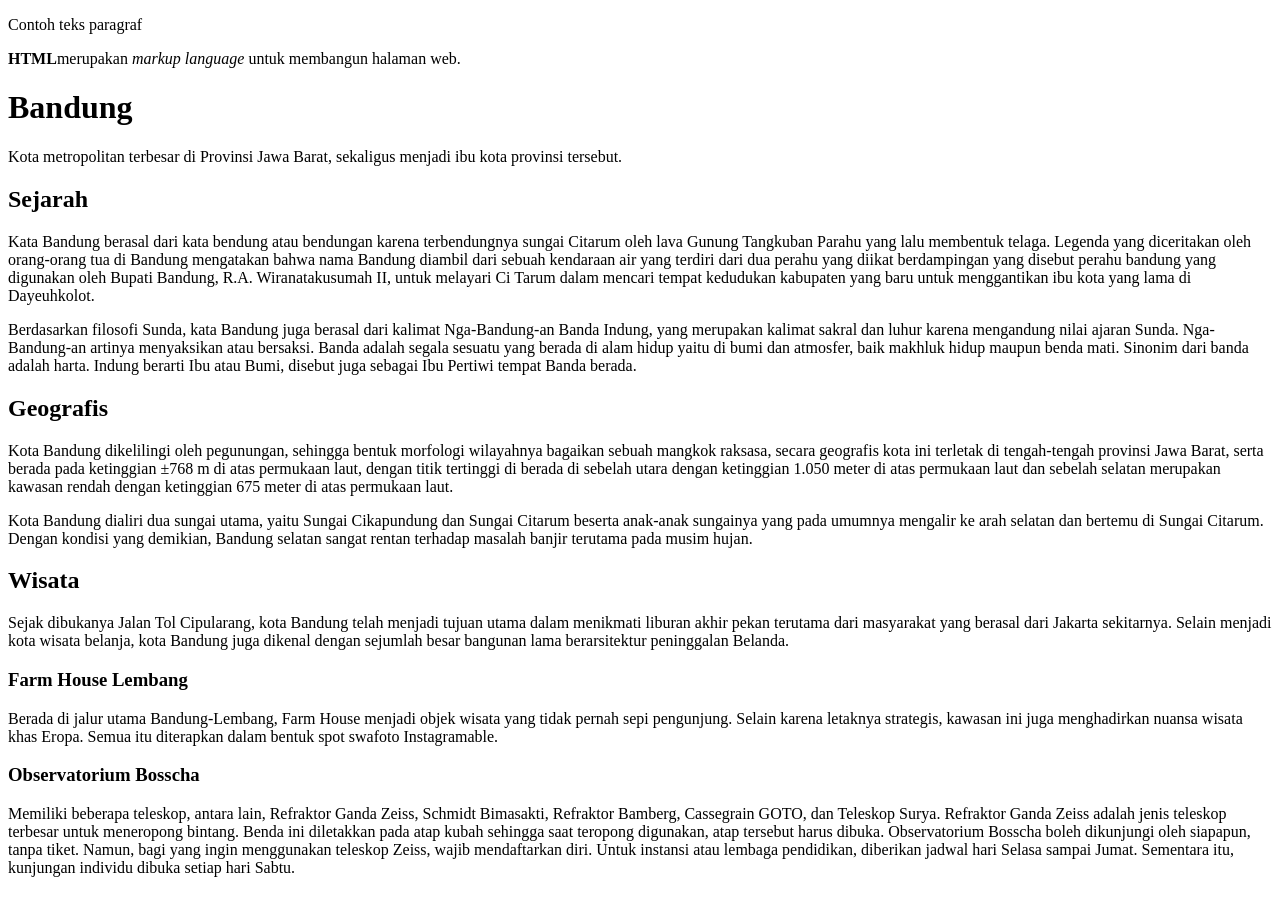
<file: Web/index.html>
<!DOCTYPE html>
<html lang="en">
  <head>
    <meta charset="utf-8">
    <title>Halaman Profil Bandung</title>
    <p>Contoh teks paragraf</p>
    <p><strong>HTML</strong>merupakan <i>markup language </i>untuk membangun halaman web.</p>
  </head>
  <body>
    <h1>Bandung</h1>
    <p>
      Kota metropolitan terbesar di Provinsi Jawa Barat, sekaligus menjadi ibu
      kota provinsi tersebut.
    </p>
 
 
    <h2>Sejarah</h2>
    <p>
      Kata Bandung berasal dari kata bendung atau bendungan karena terbendungnya
      sungai Citarum oleh lava Gunung Tangkuban Parahu yang lalu membentuk
      telaga. Legenda yang diceritakan oleh orang-orang tua di Bandung
      mengatakan bahwa nama Bandung diambil dari sebuah kendaraan air yang
      terdiri dari dua perahu yang diikat berdampingan yang disebut perahu
      bandung yang digunakan oleh Bupati Bandung, R.A. Wiranatakusumah II, untuk
      melayari Ci Tarum dalam mencari tempat kedudukan kabupaten yang baru untuk
      menggantikan ibu kota yang lama di Dayeuhkolot.
    </p>
    <p>
      Berdasarkan filosofi Sunda, kata Bandung juga berasal dari kalimat
      Nga-Bandung-an Banda Indung, yang merupakan kalimat sakral dan luhur
      karena mengandung nilai ajaran Sunda. Nga-Bandung-an artinya menyaksikan
      atau bersaksi. Banda adalah segala sesuatu yang berada di alam hidup yaitu
      di bumi dan atmosfer, baik makhluk hidup maupun benda mati. Sinonim dari
      banda adalah harta. Indung berarti Ibu atau Bumi, disebut juga sebagai Ibu
      Pertiwi tempat Banda berada.
    </p>
 
 
    <h2>Geografis</h2>
    <p>
      Kota Bandung dikelilingi oleh pegunungan, sehingga bentuk morfologi
      wilayahnya bagaikan sebuah mangkok raksasa, secara geografis kota ini
      terletak di tengah-tengah provinsi Jawa Barat, serta berada pada
      ketinggian ±768 m di atas permukaan laut, dengan titik tertinggi di berada
      di sebelah utara dengan ketinggian 1.050 meter di atas permukaan laut dan
      sebelah selatan merupakan kawasan rendah dengan ketinggian 675 meter di
      atas permukaan laut.
    </p>
    <p>
      Kota Bandung dialiri dua sungai utama, yaitu Sungai Cikapundung dan Sungai
      Citarum beserta anak-anak sungainya yang pada umumnya mengalir ke arah
      selatan dan bertemu di Sungai Citarum. Dengan kondisi yang demikian,
      Bandung selatan sangat rentan terhadap masalah banjir terutama pada musim
      hujan.
    </p>
 
 
    <h2>Wisata</h2>
    <p>
      Sejak dibukanya Jalan Tol Cipularang, kota Bandung telah menjadi tujuan
      utama dalam menikmati liburan akhir pekan terutama dari masyarakat yang
      berasal dari Jakarta sekitarnya. Selain menjadi kota wisata belanja, kota
      Bandung juga dikenal dengan sejumlah besar bangunan lama berarsitektur
      peninggalan Belanda.
    </p>
 
    <h3>Farm House Lembang</h3>
    <p>
      Berada di jalur utama Bandung-Lembang, Farm House menjadi objek wisata
      yang tidak pernah sepi pengunjung. Selain karena letaknya strategis,
      kawasan ini juga menghadirkan nuansa wisata khas Eropa. Semua itu
      diterapkan dalam bentuk spot swafoto Instagramable.
    </p>
 
    <h3>Observatorium Bosscha</h3>
    <p>
      Memiliki beberapa teleskop, antara lain, Refraktor Ganda Zeiss, Schmidt
      Bimasakti, Refraktor Bamberg, Cassegrain GOTO, dan Teleskop Surya.
      Refraktor Ganda Zeiss adalah jenis teleskop terbesar untuk meneropong
      bintang. Benda ini diletakkan pada atap kubah sehingga saat teropong
      digunakan, atap tersebut harus dibuka. Observatorium Bosscha boleh
      dikunjungi oleh siapapun, tanpa tiket. Namun, bagi yang ingin menggunakan
      teleskop Zeiss, wajib mendaftarkan diri. Untuk instansi atau lembaga
      pendidikan, diberikan jadwal hari Selasa sampai Jumat. Sementara itu,
      kunjungan individu dibuka setiap hari Sabtu.
    </p>
  </body>
</html>
</file>
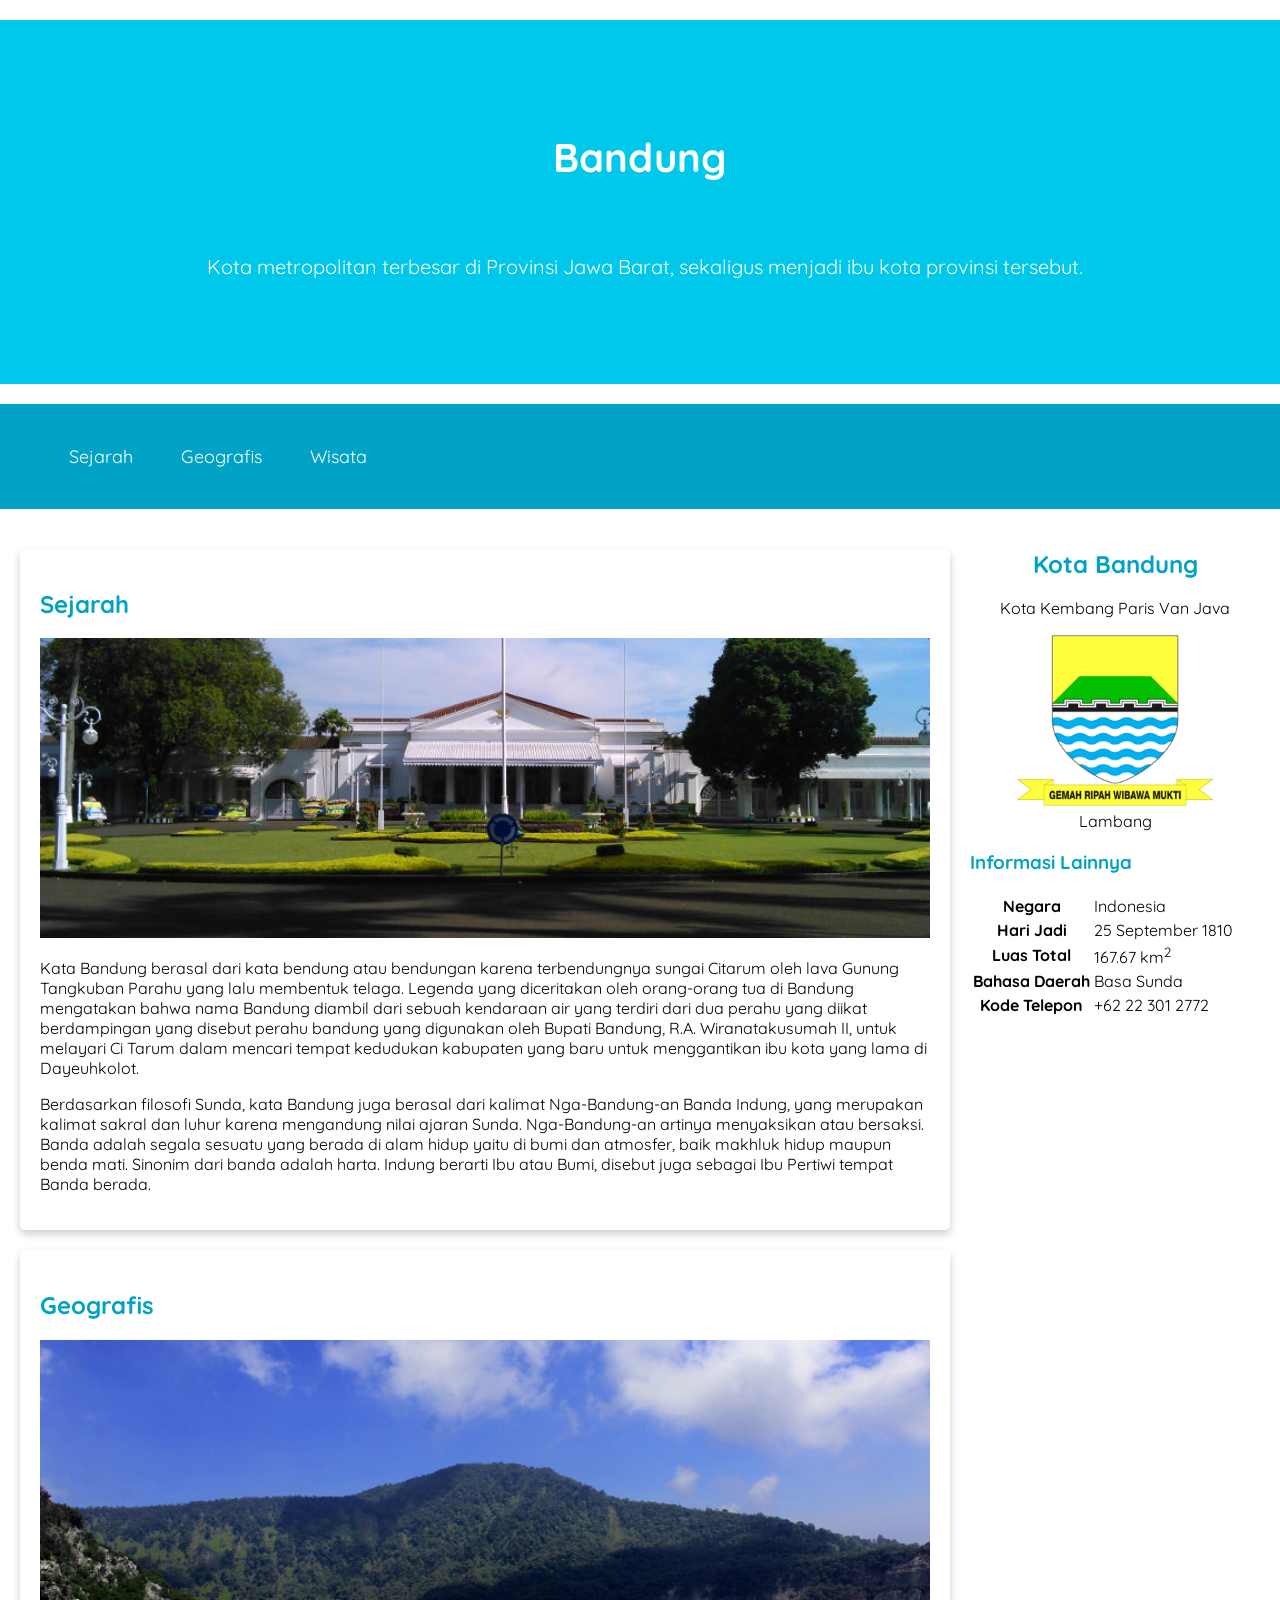
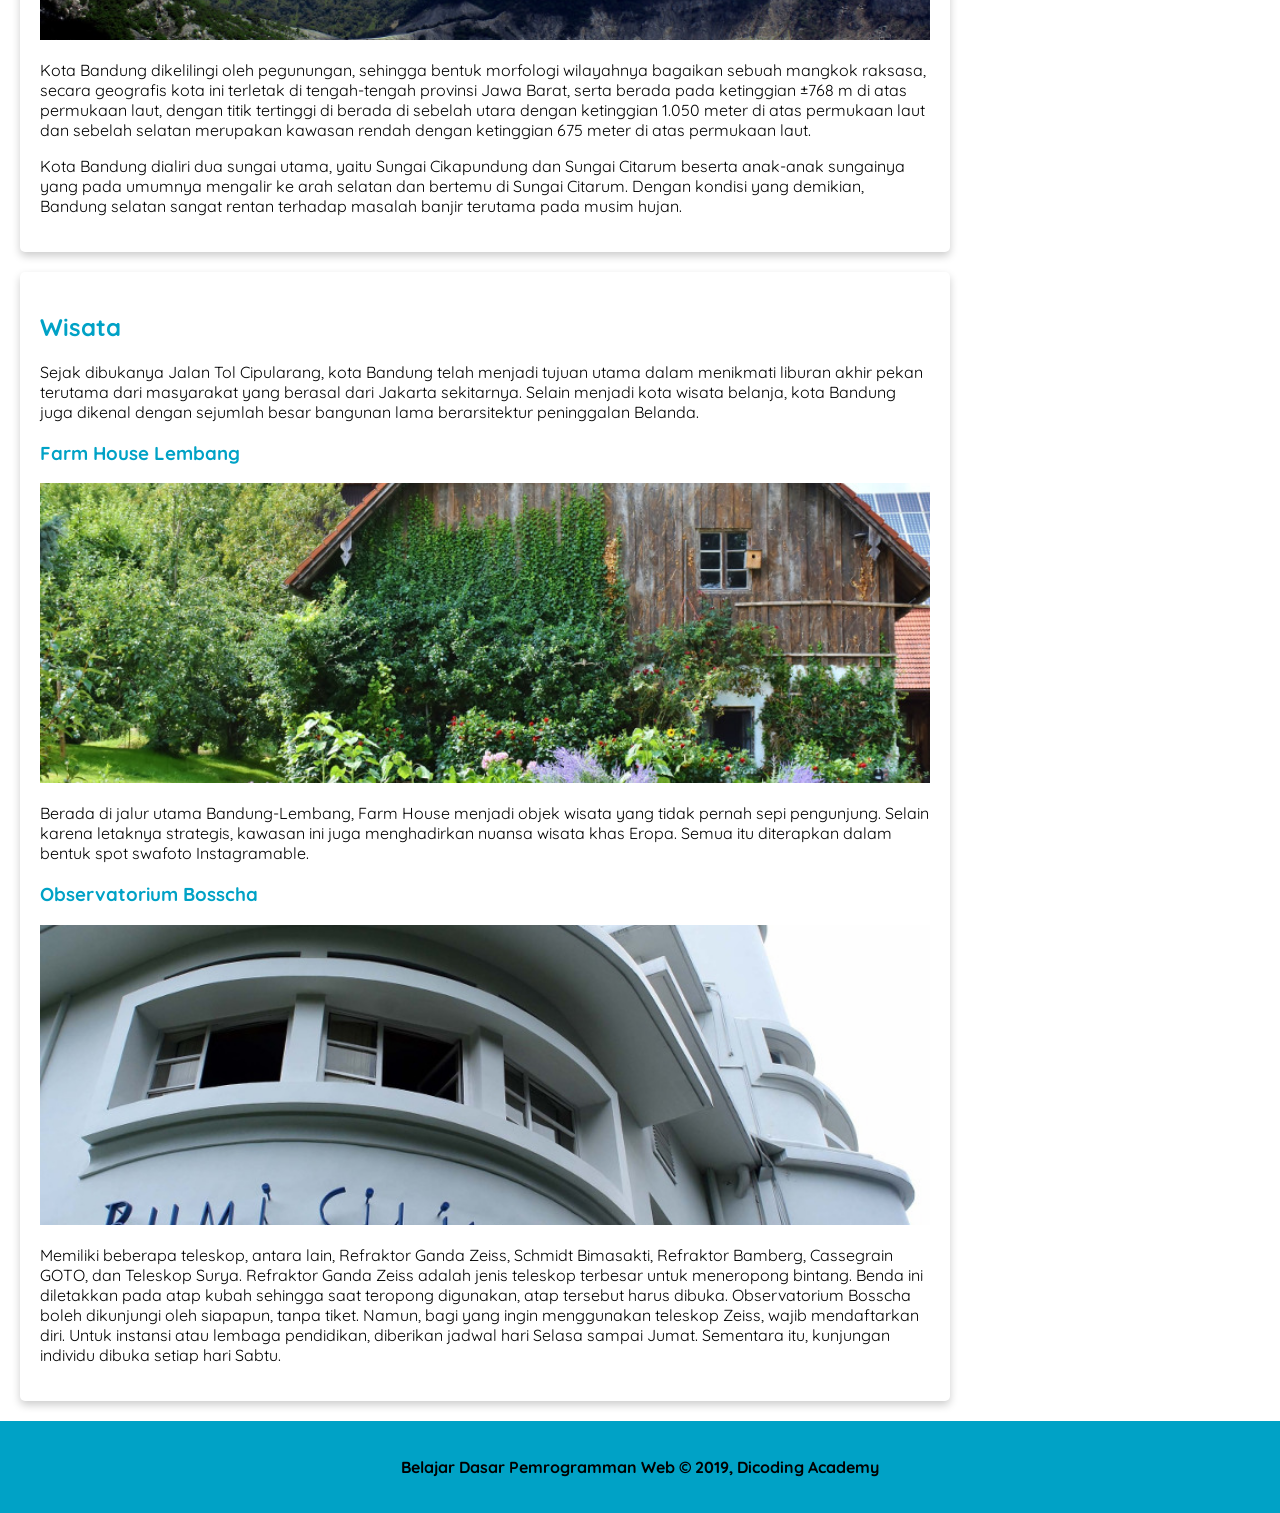
<file: Web/bandung.html>
<!DOCTYPE html>
<html lang="id">
  <head>
    <meta charset="utf-8" />
    <meta name="viewport" content="width=device-width, initial-scale=1.0" />
    <title>Halaman Profil Bandung</title>
    <link rel="stylesheet" href="assets/style/style.css" />

    <link rel="preconnect" href="https://fonts.googleapis.com">
    <link rel="preconnect" href="https://fonts.gstatic.com" crossorigin>
    <link href="https://fonts.googleapis.com/css2?family=Quicksand:wght@300..700&display=swap"      rel="stylesheet">
  </head>

  <body>
    <header>
        <div class="jumbotron">
          <h1>Bandung</h1>
          <p>
            Kota metropolitan terbesar di Provinsi Jawa Barat, sekaligus menjadi ibu kota provinsi tersebut.
          </p>
        </div>
        <nav>
          <ul>
            <li><a href="#sejarah">Sejarah</a></li>
            <li><a href="#geografis">Geografis</a></li>
            <li><a href="#wisata">Wisata</a></li>
          </ul>
        </nav>
      </header>

    <main>
      <div id="content">

        <!-- ✅ Article: Sejarah -->
        <article id="sejarah" class="cards">
          <h2>Sejarah</h2>
          <img src="assets/images/history.jpg" alt="Sejarah Bandung" class="featured-image" />
          <p>
            Kata Bandung berasal dari kata bendung atau bendungan karena terbendungnya sungai Citarum oleh
            lava Gunung Tangkuban Parahu yang lalu membentuk telaga. Legenda yang diceritakan oleh
            orang-orang tua di Bandung mengatakan bahwa nama Bandung diambil dari sebuah kendaraan air
            yang terdiri dari dua perahu yang diikat berdampingan yang disebut perahu bandung yang
            digunakan oleh Bupati Bandung, R.A. Wiranatakusumah II, untuk melayari Ci Tarum dalam mencari
            tempat kedudukan kabupaten yang baru untuk menggantikan ibu kota yang lama di Dayeuhkolot.
          </p>
          <p>
            Berdasarkan filosofi Sunda, kata Bandung juga berasal dari kalimat Nga-Bandung-an Banda
            Indung, yang merupakan kalimat sakral dan luhur karena mengandung nilai ajaran Sunda.
            Nga-Bandung-an artinya menyaksikan atau bersaksi. Banda adalah segala sesuatu yang berada di
            alam hidup yaitu di bumi dan atmosfer, baik makhluk hidup maupun benda mati. Sinonim dari
            banda adalah harta. Indung berarti Ibu atau Bumi, disebut juga sebagai Ibu Pertiwi tempat
            Banda berada.
          </p>
        </article>

        <!-- ✅ Article: Geografis -->
        <article id="geografis" class="cards">
          <h2>Geografis</h2>
          <img src="assets/images/geografis.jpg" alt="Geografis" class="featured-image" />
          <p>
            Kota Bandung dikelilingi oleh pegunungan, sehingga bentuk morfologi wilayahnya bagaikan sebuah
            mangkok raksasa, secara geografis kota ini terletak di tengah-tengah provinsi Jawa Barat,
            serta berada pada ketinggian ±768 m di atas permukaan laut, dengan titik tertinggi di berada
            di sebelah utara dengan ketinggian 1.050 meter di atas permukaan laut dan sebelah selatan
            merupakan kawasan rendah dengan ketinggian 675 meter di atas permukaan laut.
          </p>
          <p>
            Kota Bandung dialiri dua sungai utama, yaitu Sungai Cikapundung dan Sungai Citarum beserta
            anak-anak sungainya yang pada umumnya mengalir ke arah selatan dan bertemu di Sungai Citarum.
            Dengan kondisi yang demikian, Bandung selatan sangat rentan terhadap masalah banjir terutama
            pada musim hujan.
          </p>
        </article>

        <!-- ✅ Article: Wisata -->
        <article id="wisata" class="cards">
          <h2>Wisata</h2>
          <p>
            Sejak dibukanya Jalan Tol Cipularang, kota Bandung telah menjadi tujuan utama dalam menikmati
            liburan akhir pekan terutama dari masyarakat yang berasal dari Jakarta sekitarnya. Selain
            menjadi kota wisata belanja, kota Bandung juga dikenal dengan sejumlah besar bangunan lama
            berarsitektur peninggalan Belanda.
          </p>

          <section>
            <h3>Farm House Lembang</h3>
            <img src="assets/images/farm-house.jpg" alt="Farm House lembang" class="featured-image" />
            <p>
              Berada di jalur utama Bandung-Lembang, Farm House menjadi objek wisata yang tidak pernah sepi
              pengunjung. Selain karena letaknya strategis, kawasan ini juga menghadirkan nuansa wisata khas
              Eropa. Semua itu diterapkan dalam bentuk spot swafoto Instagramable.
            </p>
          </section>

          <section>
            <h3>Observatorium Bosscha</h3>
            <img src="assets/images/bosscha.jpg" alt="Observatorium Bosscha" class="featured-image" />
            <p>
              Memiliki beberapa teleskop, antara lain, Refraktor Ganda Zeiss, Schmidt Bimasakti, Refraktor
              Bamberg, Cassegrain GOTO, dan Teleskop Surya. Refraktor Ganda Zeiss adalah jenis teleskop
              terbesar untuk meneropong bintang. Benda ini diletakkan pada atap kubah sehingga saat teropong
              digunakan, atap tersebut harus dibuka. Observatorium Bosscha boleh dikunjungi oleh siapapun,
              tanpa tiket. Namun, bagi yang ingin menggunakan teleskop Zeiss, wajib mendaftarkan diri. Untuk
              instansi atau lembaga pendidikan, diberikan jadwal hari Selasa sampai Jumat. Sementara itu,
              kunjungan individu dibuka setiap hari Sabtu.
            </p>
          </section>
        </article>

      </div>

      <!-- ✅ Aside: Info Singkat Kota Bandung -->
      <aside>
        <article class="profile" >
          <header>
            <h2>Kota Bandung</h2>
            <p>Kota Kembang Paris Van Java</p>
            <figure>
              <img src="assets/images/Bandung_coa.png" alt="Lambang Kota Bandung" /> 
              <figcaption>Lambang</figcaption>
            </figure>
          </header>
          

          <section>
            <h3>Informasi Lainnya</h3>
            <table>
              <tr>
                <th>Negara</th>
                <td>Indonesia</td>
              </tr>
              <tr>
                <th>Hari Jadi</th>
                <td>25 September 1810</td>
              </tr>
              <tr>
                <th>Luas Total</th>
                <td>167.67 km<sup>2</sup></td>
              </tr>
              <tr>
                <th>Bahasa Daerah</th>
                <td>Basa Sunda</td>
              </tr>
              <tr>
                <th>Kode Telepon</th>
                <td>+62 22 301 2772</td>
              </tr>
            </table>
          </section>
        </article>
      </aside>

    </main>

    <footer>
      <p>Belajar Dasar Pemrogramman Web &#169; 2019, Dicoding Academy</p>
    </footer>

  </body>
</html>
</file>
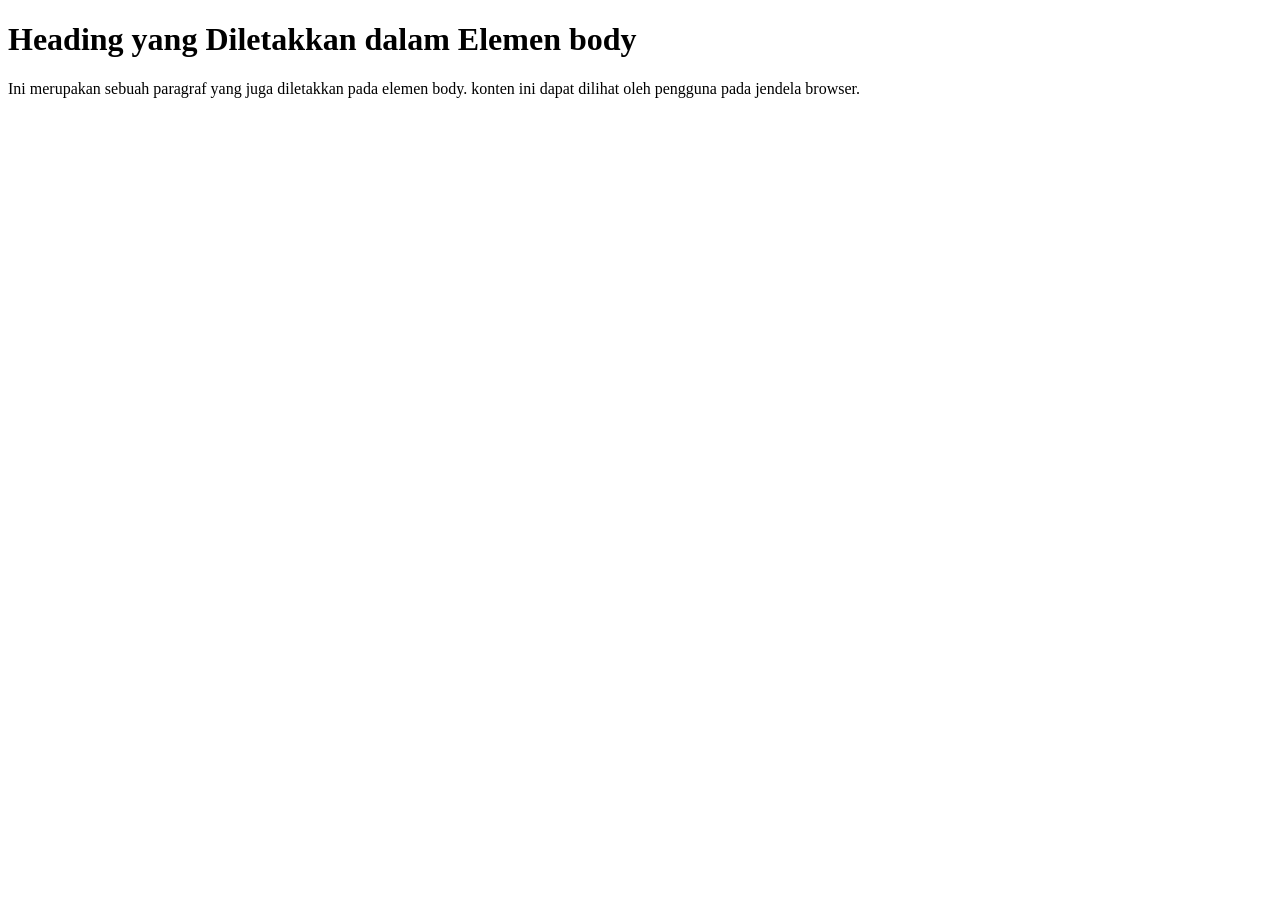
<file: Web/index2.html>
<!DOCTYPE html>
<html lang="en">
    <head>
        <title>Judul Dokomen HTML</title>
    </head>
    <body>
        <h1>Heading yang Diletakkan dalam Elemen body</h1>
        <p>Ini merupakan sebuah paragraf yang juga diletakkan pada elemen body. konten ini dapat dilihat oleh pengguna pada jendela browser.</p>
    </body>
</html>

<!-- Ini merupakan sebuah komentar -->
<!-- Ini merupakan
    sebuah komentar yang
    terdiri lebih dari satu baris -->
</file>
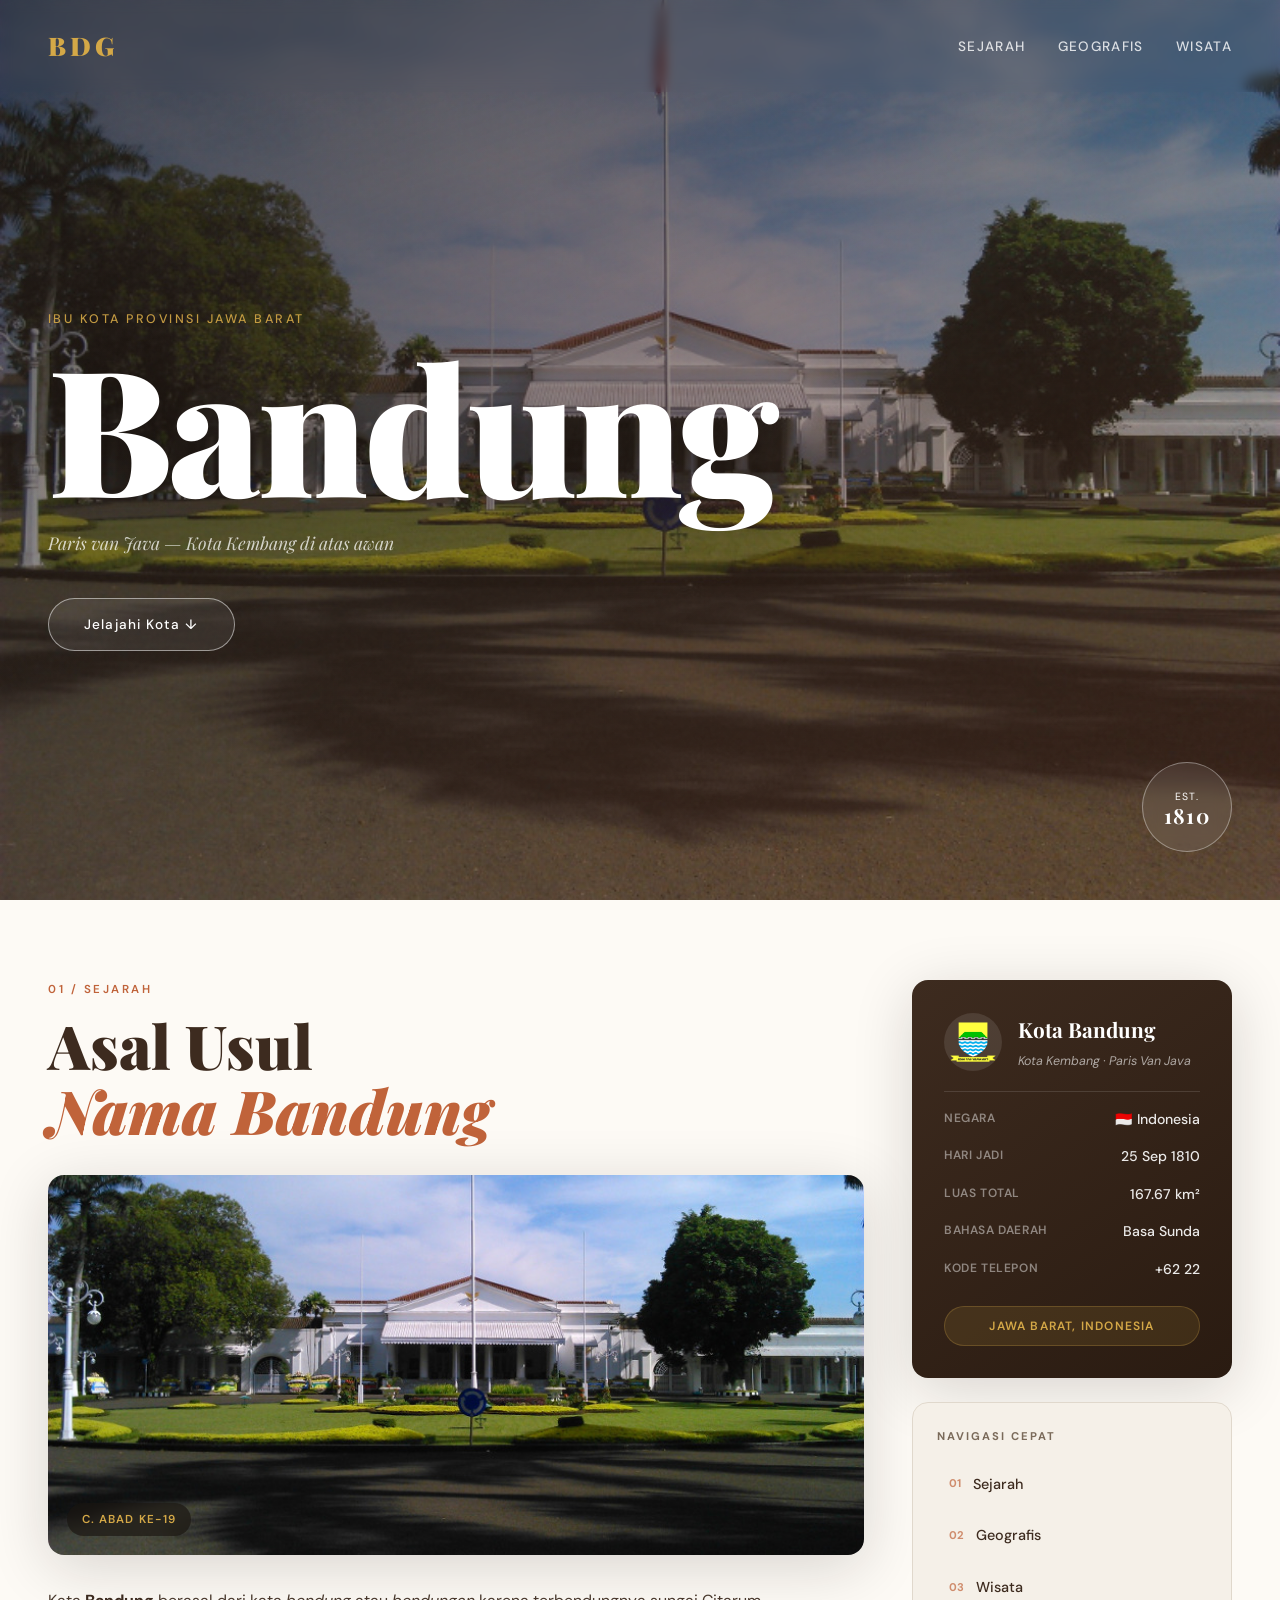
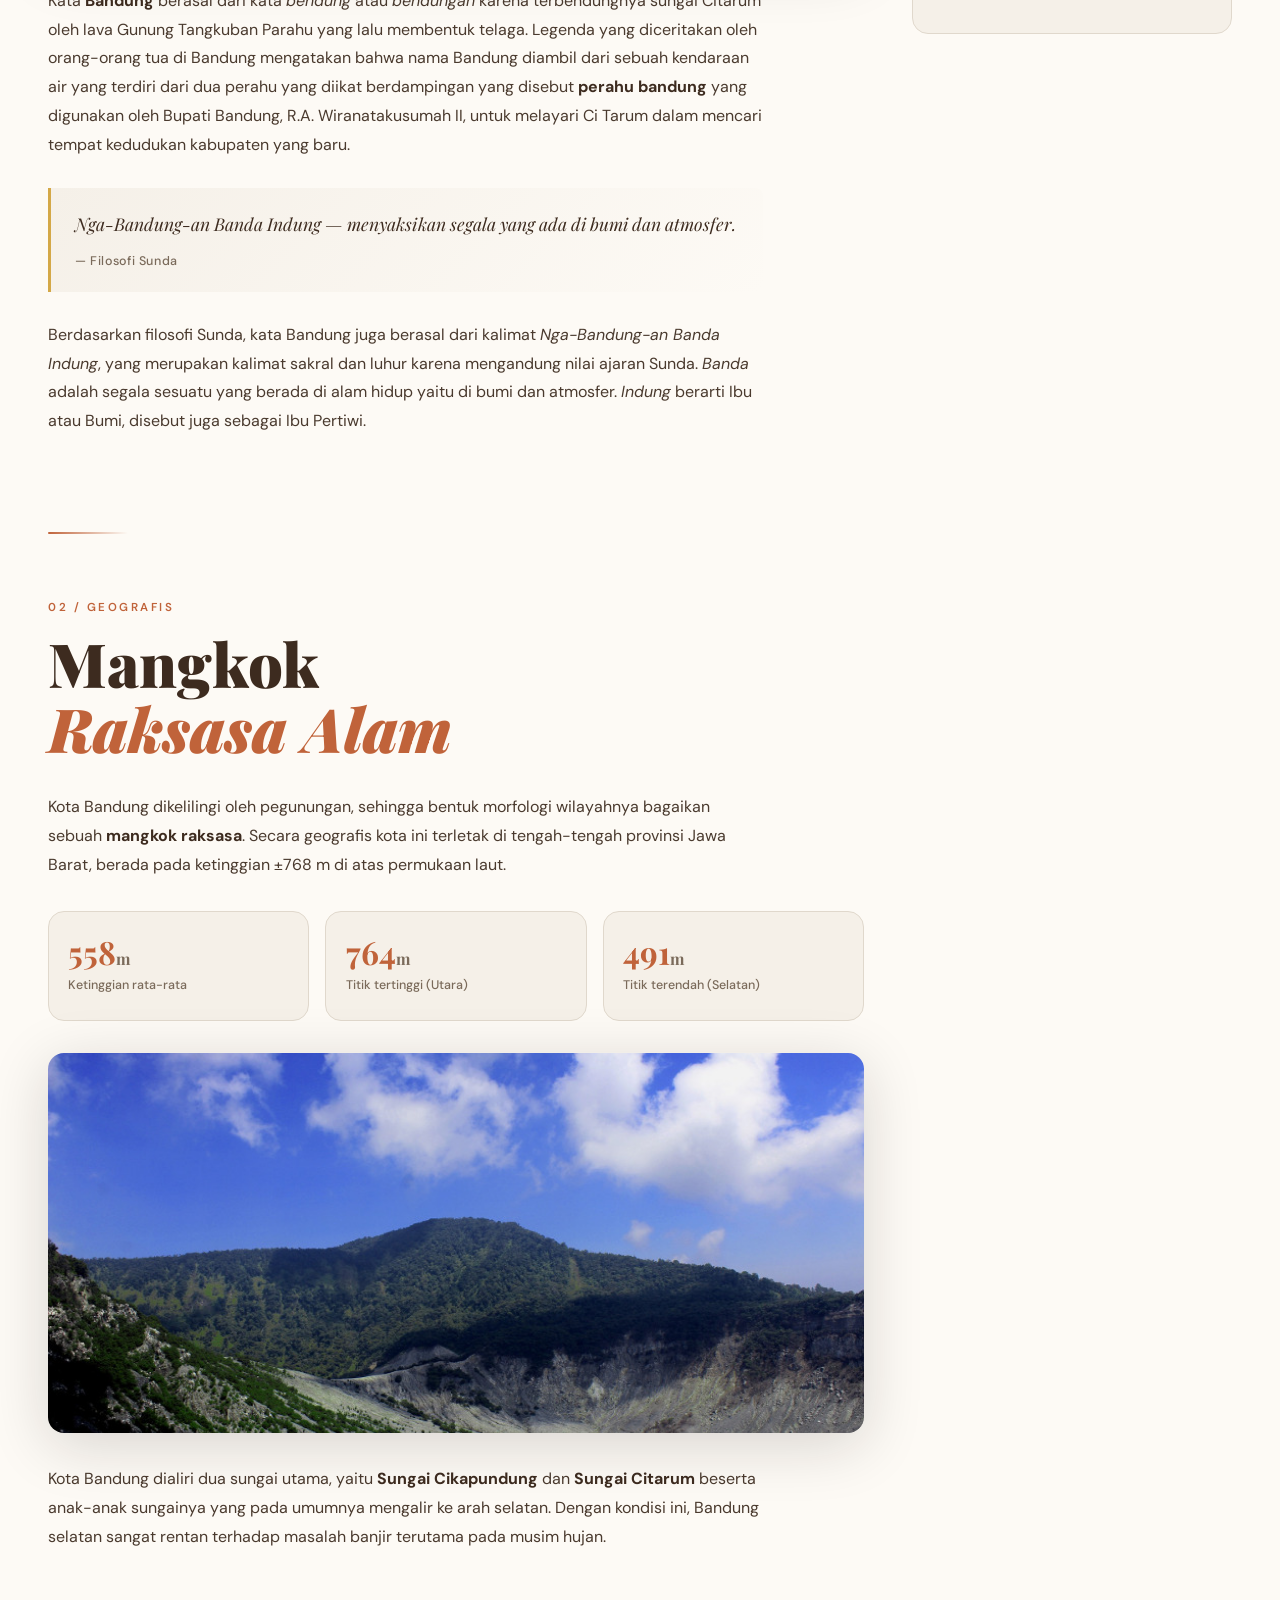
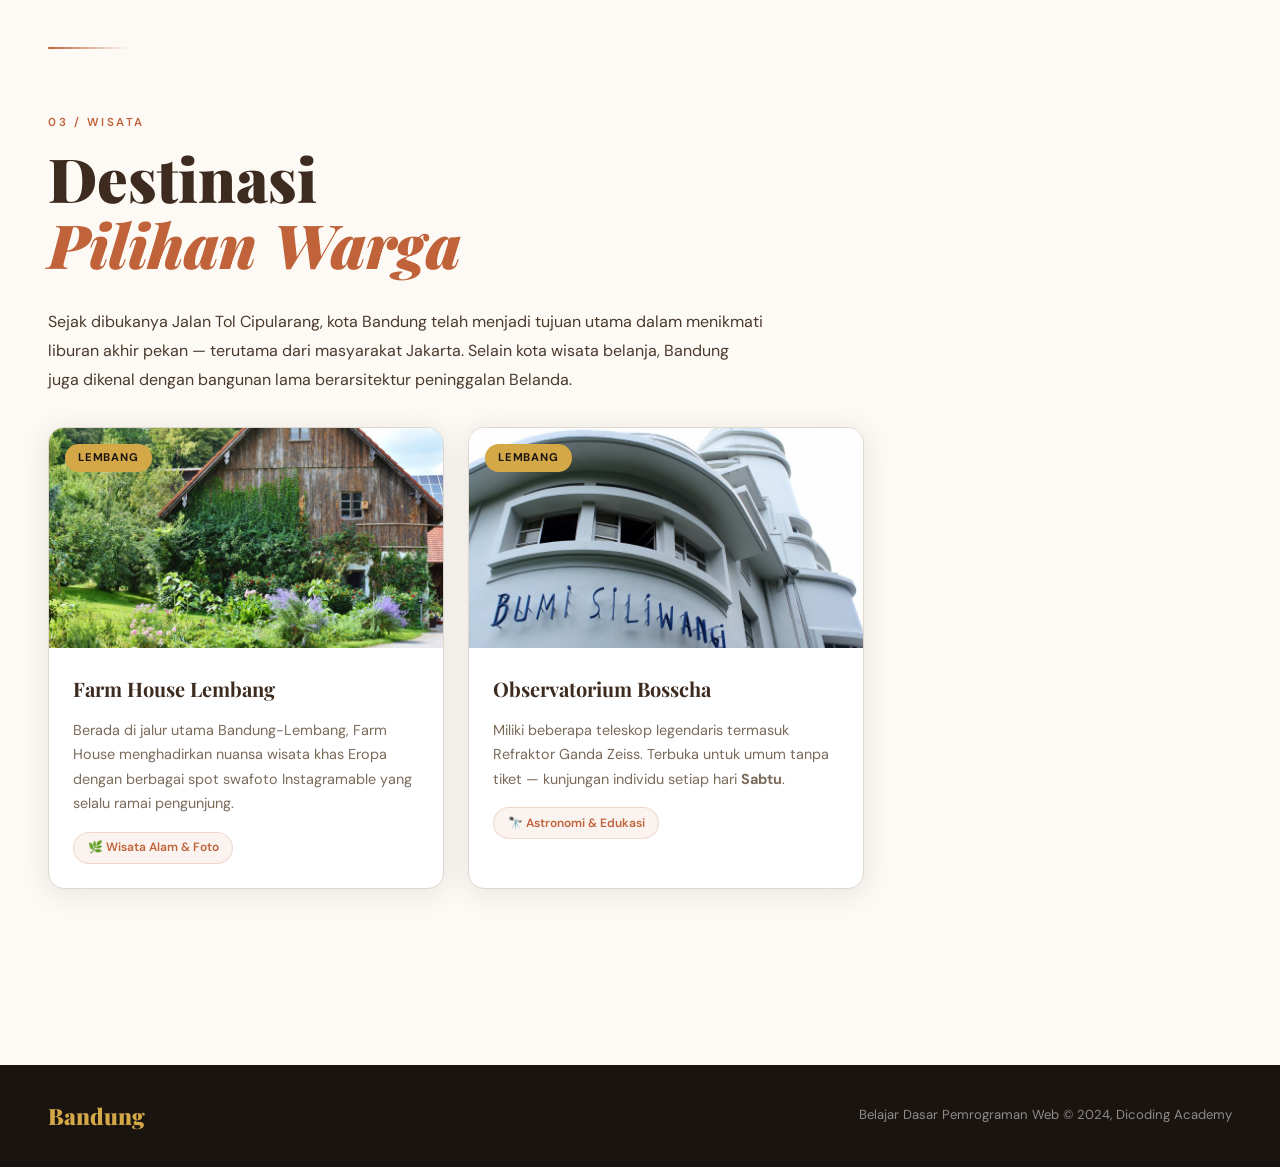
<file: Web/modern.html>
<!DOCTYPE html>
<html lang="id">
  <head>
    <meta charset="utf-8" />
    <meta name="viewport" content="width=device-width, initial-scale=1.0" />
    <title>Bandung — Paris Van Java</title>
    <link rel="stylesheet" href="style.css" />
    <link rel="preconnect" href="https://fonts.googleapis.com">
    <link rel="preconnect" href="https://fonts.gstatic.com" crossorigin>
    <link href="https://fonts.googleapis.com/css2?family=Playfair+Display:ital,wght@0,400;0,700;0,900;1,400&family=DM+Sans:wght@300;400;500&family=DM+Serif+Display&display=swap" rel="stylesheet">
  </head>

  <body>

    <!-- HERO -->
    <header class="hero">
      <div class="hero__overlay"></div>
      <div class="hero__noise"></div>
      <nav class="navbar">
        <span class="navbar__logo">BDG</span>
        <ul class="navbar__links">
          <li><a href="#sejarah">Sejarah</a></li>
          <li><a href="#geografis">Geografis</a></li>
          <li><a href="#wisata">Wisata</a></li>
        </ul>
      </nav>
      <div class="hero__content">
        <p class="hero__label">Ibu Kota Provinsi Jawa Barat</p>
        <h1 class="hero__title">Bandung</h1>
        <p class="hero__sub">Paris van Java — Kota Kembang di atas awan</p>
        <a href="#sejarah" class="hero__cta">Jelajahi Kota ↓</a>
      </div>
      <div class="hero__badge">
        <span>Est.</span>
        <strong>1810</strong>
      </div>
    </header>

    <!-- MAIN LAYOUT -->
    <main class="layout">

      <!-- CONTENT AREA -->
      <div class="content-area">

        <!-- SEJARAH -->
        <article id="sejarah" class="section reveal">
          <div class="section__label">01 / Sejarah</div>
          <h2 class="section__title">Asal Usul<br><em>Nama Bandung</em></h2>
          <div class="section__media">
            <img src="assets/images/history.jpg" alt="Sejarah Bandung" />
            <div class="section__media-tag">c. Abad ke-19</div>
          </div>
          <div class="section__body">
            <p>
              Kata <strong>Bandung</strong> berasal dari kata <em>bendung</em> atau <em>bendungan</em> karena terbendungnya sungai Citarum oleh lava Gunung Tangkuban Parahu yang lalu membentuk telaga. Legenda yang diceritakan oleh orang-orang tua di Bandung mengatakan bahwa nama Bandung diambil dari sebuah kendaraan air yang terdiri dari dua perahu yang diikat berdampingan yang disebut <strong>perahu bandung</strong> yang digunakan oleh Bupati Bandung, R.A. Wiranatakusumah II, untuk melayari Ci Tarum dalam mencari tempat kedudukan kabupaten yang baru.
            </p>
            <div class="blockquote">
              <p>Nga-Bandung-an Banda Indung — menyaksikan segala yang ada di bumi dan atmosfer.</p>
              <span>— Filosofi Sunda</span>
            </div>
            <p>
              Berdasarkan filosofi Sunda, kata Bandung juga berasal dari kalimat <em>Nga-Bandung-an Banda Indung</em>, yang merupakan kalimat sakral dan luhur karena mengandung nilai ajaran Sunda. <em>Banda</em> adalah segala sesuatu yang berada di alam hidup yaitu di bumi dan atmosfer. <em>Indung</em> berarti Ibu atau Bumi, disebut juga sebagai Ibu Pertiwi.
            </p>
          </div>
        </article>

        <div class="divider"></div>

        <!-- GEOGRAFIS -->
        <article id="geografis" class="section reveal">
          <div class="section__label">02 / Geografis</div>
          <h2 class="section__title">Mangkok<br><em>Raksasa Alam</em></h2>
          <div class="section__body">
            <p>
              Kota Bandung dikelilingi oleh pegunungan, sehingga bentuk morfologi wilayahnya bagaikan sebuah <strong>mangkok raksasa</strong>. Secara geografis kota ini terletak di tengah-tengah provinsi Jawa Barat, berada pada ketinggian ±768 m di atas permukaan laut.
            </p>
          </div>
          <div class="geo-stats">
            <div class="stat-card">
              <span class="stat-card__num">768<small>m</small></span>
              <span class="stat-card__label">Ketinggian rata-rata</span>
            </div>
            <div class="stat-card">
              <span class="stat-card__num">1.050<small>m</small></span>
              <span class="stat-card__label">Titik tertinggi (Utara)</span>
            </div>
            <div class="stat-card">
              <span class="stat-card__num">675<small>m</small></span>
              <span class="stat-card__label">Titik terendah (Selatan)</span>
            </div>
          </div>
          <div class="section__media section__media--right">
            <img src="assets/images/geografis.jpg" alt="Geografis Bandung" />
          </div>
          <div class="section__body">
            <p>
              Kota Bandung dialiri dua sungai utama, yaitu <strong>Sungai Cikapundung</strong> dan <strong>Sungai Citarum</strong> beserta anak-anak sungainya yang pada umumnya mengalir ke arah selatan. Dengan kondisi ini, Bandung selatan sangat rentan terhadap masalah banjir terutama pada musim hujan.
            </p>
          </div>
        </article>

        <div class="divider"></div>

        <!-- WISATA -->
        <article id="wisata" class="section reveal">
          <div class="section__label">03 / Wisata</div>
          <h2 class="section__title">Destinasi<br><em>Pilihan Warga</em></h2>
          <div class="section__body">
            <p>
              Sejak dibukanya Jalan Tol Cipularang, kota Bandung telah menjadi tujuan utama dalam menikmati liburan akhir pekan — terutama dari masyarakat Jakarta. Selain kota wisata belanja, Bandung juga dikenal dengan bangunan lama berarsitektur peninggalan Belanda.
            </p>
          </div>

          <div class="wisata-grid">
            <div class="wisata-card">
              <div class="wisata-card__img-wrap">
                <img src="assets/images/farm-house.jpg" alt="Farm House Lembang" />
                <span class="wisata-card__badge">Lembang</span>
              </div>
              <div class="wisata-card__body">
                <h3>Farm House Lembang</h3>
                <p>Berada di jalur utama Bandung-Lembang, Farm House menghadirkan nuansa wisata khas Eropa dengan berbagai spot swafoto Instagramable yang selalu ramai pengunjung.</p>
                <div class="wisata-card__tag">🌿 Wisata Alam &amp; Foto</div>
              </div>
            </div>

            <div class="wisata-card">
              <div class="wisata-card__img-wrap">
                <img src="assets/images/bosscha.jpg" alt="Observatorium Bosscha" />
                <span class="wisata-card__badge">Lembang</span>
              </div>
              <div class="wisata-card__body">
                <h3>Observatorium Bosscha</h3>
                <p>Miliki beberapa teleskop legendaris termasuk Refraktor Ganda Zeiss. Terbuka untuk umum tanpa tiket — kunjungan individu setiap hari <strong>Sabtu</strong>.</p>
                <div class="wisata-card__tag">🔭 Astronomi &amp; Edukasi</div>
              </div>
            </div>
          </div>
        </article>

      </div>

      <!-- SIDEBAR -->
      <aside class="sidebar">
        <div class="profile-card reveal">
          <div class="profile-card__header">
            <figure class="profile-card__logo">
              <img src="assets/images/Bandung_coa.png" alt="Lambang Kota Bandung" />
            </figure>
            <div>
              <h2>Kota Bandung</h2>
              <p class="profile-card__subtitle">Kota Kembang · Paris Van Java</p>
            </div>
          </div>
          <div class="profile-card__divider"></div>
          <ul class="profile-card__info">
            <li>
              <span class="info-label">Negara</span>
              <span class="info-value">🇮🇩 Indonesia</span>
            </li>
            <li>
              <span class="info-label">Hari Jadi</span>
              <span class="info-value">25 Sep 1810</span>
            </li>
            <li>
              <span class="info-label">Luas Total</span>
              <span class="info-value">167.67 km²</span>
            </li>
            <li>
              <span class="info-label">Bahasa Daerah</span>
              <span class="info-value">Basa Sunda</span>
            </li>
            <li>
              <span class="info-label">Kode Telepon</span>
              <span class="info-value">+62 22</span>
            </li>
          </ul>
          <div class="profile-card__pill">Jawa Barat, Indonesia</div>
        </div>

        <!-- Sticky scroll indicator -->
        <div class="sidebar__toc reveal">
          <p class="toc__title">Navigasi Cepat</p>
          <ul>
            <li><a href="#sejarah"><span class="toc__num">01</span> Sejarah</a></li>
            <li><a href="#geografis"><span class="toc__num">02</span> Geografis</a></li>
            <li><a href="#wisata"><span class="toc__num">03</span> Wisata</a></li>
          </ul>
        </div>
      </aside>

    </main>

    <!-- FOOTER -->
    <footer class="footer">
      <div class="footer__inner">
        <span class="footer__brand">Bandung</span>
        <p>Belajar Dasar Pemrograman Web &copy; 2024, Dicoding Academy</p>
      </div>
    </footer>

    <script src="main.js" defer></script>

  </body>
</html>
</file>
<file: Web/assets/style/style.css>
* {
    box-sizing: border-box;
}

body {
    font-family: 'Quicksand';

    margin: 0;
    padding: 0;
}

h2, h3 {
    color: #00a2c6;
}


footer {
    padding: 20px;
    color: #000000;
    background-color: #00a2c6;
    text-align: center;
    font-weight: bold;
}

nav a {
    font-size: 18px;
    font-weight: 400;
    text-decoration: none;

    color: white;
}

nav a:hover {
    font-weight: bold;
}

.profile header {
    text-align: center;
}

nav a:hover {
    font-weight: bold;
}

.profile header {
    text-align: center;
}

.featured-image {
    width: 100%;
    height: 300px;
    object-fit: cover;
    object-position: center;
}

.profile img {
    width: 200px;
}

.cards {
    box-shadow: 0 4px 8px rgba(0,0,0,0.2);
    border-radius: 5px;

    padding: 20px;
    margin-top: 20px;
}

.jumbotron {
    font-size: 20px;
    padding: 60px;
    background-color: #00c8eb;
    text-align: center;
    color: white;
}

nav li {
    display: inline;
    list-style-type: none;
    margin-right: 20px;
}

nav {
    background-color: #00a2c6;
    padding: 5px;
}

main {
    padding: 20px;

    overflow: auto;
}

#content {
    float: left;
    width: 75%;
}

aside {
    float: right;
    width: 25%;

    padding-left: 20px;
}
</file>
<file: Web/style.css>
/* =====================================================
   BANDUNG PROFILE PAGE — Modern Editorial Style
   ===================================================== */

/* ---- CSS Variables ---- */
:root {
  --cream:     #F5F0E8;
  --warm-white:#FDFAF5;
  --ink:       #1A1410;
  --brown:     #3D2B1F;
  --terracotta:#C0633A;
  --gold:      #D4A847;
  --muted:     #7A6A5A;
  --border:    #E0D8CC;

  --font-display: 'Playfair Display', Georgia, serif;
  --font-body:    'DM Sans', sans-serif;

  --radius: 16px;
  --radius-sm: 8px;
  --shadow: 0 4px 30px rgba(26,20,16,0.10);
  --shadow-lg: 0 12px 60px rgba(26,20,16,0.16);
}

/* ---- Reset & Base ---- */
*, *::before, *::after { box-sizing: border-box; margin: 0; padding: 0; }

html { scroll-behavior: smooth; font-size: 16px; }

body {
  background: var(--warm-white);
  color: var(--ink);
  font-family: var(--font-body);
  line-height: 1.7;
  overflow-x: hidden;
}

img {
  display: block;
  width: 100%;
  height: 100%;
  object-fit: cover;
}

a { text-decoration: none; color: inherit; }

/* =====================================================
   HERO
   ===================================================== */
.hero {
  position: relative;
  min-height: 100svh;
  display: flex;
  flex-direction: column;
  background: url('assets/images/history.jpg') center/cover no-repeat;
  color: #fff;
  overflow: hidden;
}

.hero__overlay {
  position: absolute; inset: 0;
  background: linear-gradient(
    160deg,
    rgba(26,20,16,0.72) 0%,
    rgba(61,43,31,0.50) 50%,
    rgba(192,99,58,0.25) 100%
  );
  z-index: 1;
}

/* Grain texture overlay */
.hero__noise {
  position: absolute; inset: 0; z-index: 2;
  background-image: url("data:image/svg+xml,%3Csvg viewBox='0 0 200 200' xmlns='http://www.w3.org/2000/svg'%3E%3Cfilter id='n'%3E%3CfeTurbulence type='fractalNoise' baseFrequency='0.65' numOctaves='3' stitchTiles='stitch'/%3E%3C/filter%3E%3Crect width='100%25' height='100%25' filter='url(%23n)' opacity='0.04'/%3E%3C/svg%3E");
  opacity: 0.6;
  pointer-events: none;
}

/* ---- Navbar ---- */
.navbar {
  position: relative; z-index: 10;
  display: flex; align-items: center; justify-content: space-between;
  padding: 1.5rem 3rem;
  backdrop-filter: blur(6px);
}

.navbar__logo {
  font-family: var(--font-display);
  font-size: 1.6rem;
  font-weight: 900;
  letter-spacing: 0.15em;
  color: var(--gold);
}

.navbar__links {
  list-style: none;
  display: flex; gap: 2rem;
}

.navbar__links a {
  font-size: 0.85rem;
  font-weight: 500;
  letter-spacing: 0.1em;
  text-transform: uppercase;
  color: rgba(255,255,255,0.80);
  transition: color 0.25s;
  position: relative;
}

.navbar__links a::after {
  content: '';
  position: absolute; bottom: -4px; left: 0;
  width: 0; height: 1px;
  background: var(--gold);
  transition: width 0.3s ease;
}

.navbar__links a:hover,
.navbar__links a.active {
  color: var(--gold);
}
.navbar__links a:hover::after,
.navbar__links a.active::after { width: 100%; }

/* ---- Hero Content ---- */
.hero__content {
  position: relative; z-index: 5;
  flex: 1;
  display: flex; flex-direction: column;
  justify-content: center; align-items: flex-start;
  padding: 4rem 3rem 6rem;
  animation: fadeUp 1s ease forwards;
}

.hero__label {
  font-size: 0.78rem;
  font-weight: 500;
  letter-spacing: 0.2em;
  text-transform: uppercase;
  color: var(--gold);
  margin-bottom: 1rem;
  opacity: 0.9;
}

.hero__title {
  font-family: var(--font-display);
  font-size: clamp(5rem, 14vw, 11rem);
  font-weight: 900;
  line-height: 0.9;
  letter-spacing: -0.02em;
  color: #fff;
  text-shadow: 0 4px 40px rgba(0,0,0,0.3);
}

.hero__sub {
  margin-top: 1.5rem;
  font-size: 1.1rem;
  color: rgba(255,255,255,0.75);
  font-style: italic;
  font-family: var(--font-display);
}

.hero__cta {
  margin-top: 2.5rem;
  display: inline-block;
  padding: 0.85rem 2.2rem;
  border: 1.5px solid rgba(255,255,255,0.5);
  border-radius: 999px;
  font-size: 0.85rem;
  font-weight: 500;
  letter-spacing: 0.08em;
  color: #fff;
  backdrop-filter: blur(8px);
  background: rgba(255,255,255,0.08);
  transition: all 0.3s ease;
}

.hero__cta:hover {
  background: var(--gold);
  border-color: var(--gold);
  color: var(--ink);
}

/* ---- Hero Badge ---- */
.hero__badge {
  position: absolute; z-index: 10;
  bottom: 3rem; right: 3rem;
  display: flex; flex-direction: column; align-items: center;
  border: 1.5px solid rgba(255,255,255,0.35);
  border-radius: 50%;
  width: 90px; height: 90px;
  justify-content: center;
  backdrop-filter: blur(8px);
  background: rgba(255,255,255,0.08);
  color: #fff;
  font-size: 0.65rem;
  letter-spacing: 0.12em;
  text-transform: uppercase;
}

.hero__badge strong {
  font-family: var(--font-display);
  font-size: 1.3rem;
  font-weight: 700;
  line-height: 1;
}

/* =====================================================
   MAIN LAYOUT
   ===================================================== */
.layout {
  display: grid;
  grid-template-columns: 1fr 320px;
  gap: 3rem;
  max-width: 1280px;
  margin: 0 auto;
  padding: 5rem 3rem;
  align-items: start;
}

/* =====================================================
   SECTIONS
   ===================================================== */
.section {
  margin-bottom: 6rem;
}

.section__label {
  font-size: 0.72rem;
  font-weight: 600;
  letter-spacing: 0.22em;
  text-transform: uppercase;
  color: var(--terracotta);
  margin-bottom: 0.75rem;
}

.section__title {
  font-family: var(--font-display);
  font-size: clamp(2.2rem, 5vw, 3.8rem);
  font-weight: 900;
  line-height: 1.08;
  color: var(--brown);
  margin-bottom: 2rem;
}

.section__title em {
  font-style: italic;
  color: var(--terracotta);
}

.section__body {
  max-width: 65ch;
}

.section__body p {
  font-size: 1rem;
  line-height: 1.8;
  color: #4A3A2E;
  margin-bottom: 1.2rem;
}

.section__body strong { color: var(--brown); }

/* ---- Media Block ---- */
.section__media {
  position: relative;
  border-radius: var(--radius);
  overflow: hidden;
  height: 380px;
  margin: 2rem 0;
  box-shadow: var(--shadow-lg);
}

.section__media img {
  transition: transform 0.5s ease;
}

.section__media:hover img { transform: scale(1.03); }

.section__media-tag {
  position: absolute;
  bottom: 1.2rem; left: 1.2rem;
  background: rgba(26,20,16,0.65);
  backdrop-filter: blur(6px);
  color: var(--gold);
  font-size: 0.72rem;
  font-weight: 600;
  letter-spacing: 0.1em;
  text-transform: uppercase;
  padding: 0.4rem 0.9rem;
  border-radius: 999px;
}

/* ---- Blockquote ---- */
.blockquote {
  border-left: 3px solid var(--gold);
  padding: 1.2rem 1.5rem;
  margin: 1.8rem 0;
  background: linear-gradient(135deg, var(--cream), transparent);
  border-radius: 0 var(--radius-sm) var(--radius-sm) 0;
}

.blockquote p {
  font-family: var(--font-display);
  font-style: italic;
  font-size: 1.1rem;
  color: var(--brown) !important;
  margin-bottom: 0.4rem !important;
}

.blockquote span {
  font-size: 0.78rem;
  color: var(--muted);
  font-weight: 500;
  letter-spacing: 0.05em;
}

/* ---- Divider ---- */
.divider {
  width: 80px;
  height: 2px;
  background: linear-gradient(90deg, var(--terracotta), transparent);
  margin: 0 0 4rem 0;
  border-radius: 999px;
}

/* ---- Geo Stats ---- */
.geo-stats {
  display: grid;
  grid-template-columns: repeat(3, 1fr);
  gap: 1rem;
  margin: 2rem 0;
}

.stat-card {
  background: var(--cream);
  border: 1px solid var(--border);
  border-radius: var(--radius);
  padding: 1.5rem 1.2rem;
  display: flex; flex-direction: column; gap: 0.4rem;
  transition: transform 0.2s, box-shadow 0.2s;
}

.stat-card:hover {
  transform: translateY(-3px);
  box-shadow: var(--shadow);
}

.stat-card__num {
  font-family: var(--font-display);
  font-size: 2rem;
  font-weight: 700;
  color: var(--terracotta);
  line-height: 1;
}

.stat-card__num small {
  font-size: 1rem;
  color: var(--muted);
}

.stat-card__label {
  font-size: 0.78rem;
  color: var(--muted);
  font-weight: 500;
}

/* ---- Wisata Grid ---- */
.wisata-grid {
  display: grid;
  grid-template-columns: repeat(2, 1fr);
  gap: 1.5rem;
  margin-top: 2rem;
}

.wisata-card {
  background: #fff;
  border: 1px solid var(--border);
  border-radius: var(--radius);
  overflow: hidden;
  box-shadow: var(--shadow);
  transition: transform 0.3s, box-shadow 0.3s;
}

.wisata-card:hover {
  transform: translateY(-6px);
  box-shadow: var(--shadow-lg);
}

.wisata-card__img-wrap {
  position: relative;
  height: 220px;
  overflow: hidden;
}

.wisata-card__img-wrap img {
  transition: transform 0.5s ease;
}

.wisata-card:hover .wisata-card__img-wrap img {
  transform: scale(1.06);
}

.wisata-card__badge {
  position: absolute; top: 1rem; left: 1rem;
  background: var(--gold);
  color: var(--ink);
  font-size: 0.7rem;
  font-weight: 700;
  padding: 0.3rem 0.8rem;
  border-radius: 999px;
  letter-spacing: 0.08em;
  text-transform: uppercase;
}

.wisata-card__body {
  padding: 1.5rem;
}

.wisata-card__body h3 {
  font-family: var(--font-display);
  font-size: 1.25rem;
  font-weight: 700;
  color: var(--brown);
  margin-bottom: 0.75rem;
}

.wisata-card__body p {
  font-size: 0.9rem;
  color: var(--muted);
  line-height: 1.7;
  margin-bottom: 1rem;
}

.wisata-card__tag {
  display: inline-block;
  font-size: 0.75rem;
  font-weight: 600;
  color: var(--terracotta);
  background: rgba(192,99,58,0.08);
  border: 1px solid rgba(192,99,58,0.2);
  padding: 0.3rem 0.85rem;
  border-radius: 999px;
}

/* =====================================================
   SIDEBAR
   ===================================================== */
.sidebar {
  position: sticky;
  top: 2rem;
  display: flex; flex-direction: column; gap: 1.5rem;
}

/* ---- Profile Card ---- */
.profile-card {
  background: linear-gradient(145deg, var(--brown), #2A1B11);
  color: #fff;
  border-radius: var(--radius);
  padding: 2rem;
  box-shadow: var(--shadow-lg);
}

.profile-card__header {
  display: flex; align-items: center; gap: 1rem;
  margin-bottom: 1.2rem;
}

.profile-card__logo {
  width: 58px; height: 58px;
  flex-shrink: 0;
  border-radius: 50%;
  overflow: hidden;
  background: rgba(255,255,255,0.1);
  display: flex; align-items: center; justify-content: center;
  padding: 6px;
}

.profile-card__logo img {
  object-fit: contain;
}

.profile-card__header h2 {
  font-family: var(--font-display);
  font-size: 1.3rem;
  font-weight: 700;
  color: #fff;
}

.profile-card__subtitle {
  font-size: 0.78rem;
  color: rgba(255,255,255,0.6);
  font-style: italic;
  margin-top: 0.2rem;
}

.profile-card__divider {
  height: 1px;
  background: rgba(255,255,255,0.12);
  margin: 1rem 0;
}

.profile-card__info {
  list-style: none;
  display: flex; flex-direction: column; gap: 0.85rem;
}

.profile-card__info li {
  display: flex; align-items: flex-start; justify-content: space-between;
  gap: 0.5rem;
}

.info-label {
  font-size: 0.75rem;
  font-weight: 600;
  letter-spacing: 0.05em;
  text-transform: uppercase;
  color: rgba(255,255,255,0.45);
  flex-shrink: 0;
}

.info-value {
  font-size: 0.88rem;
  color: rgba(255,255,255,0.9);
  font-weight: 500;
  text-align: right;
}

.profile-card__pill {
  margin-top: 1.5rem;
  text-align: center;
  font-size: 0.75rem;
  font-weight: 600;
  letter-spacing: 0.1em;
  text-transform: uppercase;
  color: var(--gold);
  background: rgba(212,168,71,0.12);
  border: 1px solid rgba(212,168,71,0.25);
  padding: 0.55rem 1rem;
  border-radius: 999px;
}

/* ---- TOC ---- */
.sidebar__toc {
  background: var(--cream);
  border: 1px solid var(--border);
  border-radius: var(--radius);
  padding: 1.5rem;
}

.toc__title {
  font-size: 0.7rem;
  font-weight: 700;
  letter-spacing: 0.18em;
  text-transform: uppercase;
  color: var(--muted);
  margin-bottom: 1rem;
}

.sidebar__toc ul {
  list-style: none;
  display: flex; flex-direction: column; gap: 0.5rem;
}

.sidebar__toc ul a {
  display: flex; align-items: center; gap: 0.75rem;
  font-size: 0.9rem;
  font-weight: 500;
  color: var(--brown);
  padding: 0.6rem 0.75rem;
  border-radius: var(--radius-sm);
  transition: background 0.2s, color 0.2s;
}

.sidebar__toc ul a:hover {
  background: rgba(192,99,58,0.08);
  color: var(--terracotta);
}

.toc__num {
  font-size: 0.7rem;
  font-weight: 700;
  color: var(--terracotta);
  opacity: 0.7;
}

/* =====================================================
   FOOTER
   ===================================================== */
.footer {
  background: var(--ink);
  color: rgba(255,255,255,0.5);
}

.footer__inner {
  max-width: 1280px;
  margin: 0 auto;
  padding: 2rem 3rem;
  display: flex; align-items: center; justify-content: space-between;
}

.footer__brand {
  font-family: var(--font-display);
  font-size: 1.4rem;
  font-weight: 900;
  color: var(--gold);
}

.footer__inner p { font-size: 0.82rem; }

/* =====================================================
   SCROLL REVEAL ANIMATION
   ===================================================== */
.reveal {
  opacity: 0;
  transform: translateY(28px);
  transition: opacity 0.7s ease, transform 0.7s ease;
}

.reveal.revealed {
  opacity: 1;
  transform: none;
}

/* stagger children in content area */
.content-area .reveal:nth-child(2) { transition-delay: 0.1s; }
.content-area .reveal:nth-child(3) { transition-delay: 0.2s; }

/* =====================================================
   KEYFRAMES
   ===================================================== */
@keyframes fadeUp {
  from { opacity: 0; transform: translateY(30px); }
  to   { opacity: 1; transform: translateY(0); }
}

/* =====================================================
   RESPONSIVE
   ===================================================== */
@media (max-width: 1024px) {
  .layout {
    grid-template-columns: 1fr;
  }

  .sidebar {
    position: static;
    flex-direction: row;
    flex-wrap: wrap;
  }

  .profile-card { flex: 1 1 300px; }
  .sidebar__toc { flex: 1 1 220px; }
}

@media (max-width: 768px) {
  .navbar {
    padding: 1rem 1.5rem;
  }

  .navbar__links {
    gap: 1.2rem;
  }

  .hero__content { padding: 3rem 1.5rem 5rem; }
  .hero__badge { right: 1.5rem; bottom: 1.5rem; }

  .layout {
    padding: 3rem 1.5rem;
    gap: 2rem;
  }

  .geo-stats {
    grid-template-columns: 1fr;
  }

  .wisata-grid {
    grid-template-columns: 1fr;
  }

  .footer__inner {
    flex-direction: column;
    gap: 0.5rem;
    text-align: center;
    padding: 1.5rem;
  }

  .sidebar { flex-direction: column; }
}

@media (max-width: 480px) {
  .navbar__links { display: none; }
  .hero__title { font-size: 4.5rem; }
  .section__title { font-size: 2rem; }
}
</file>
